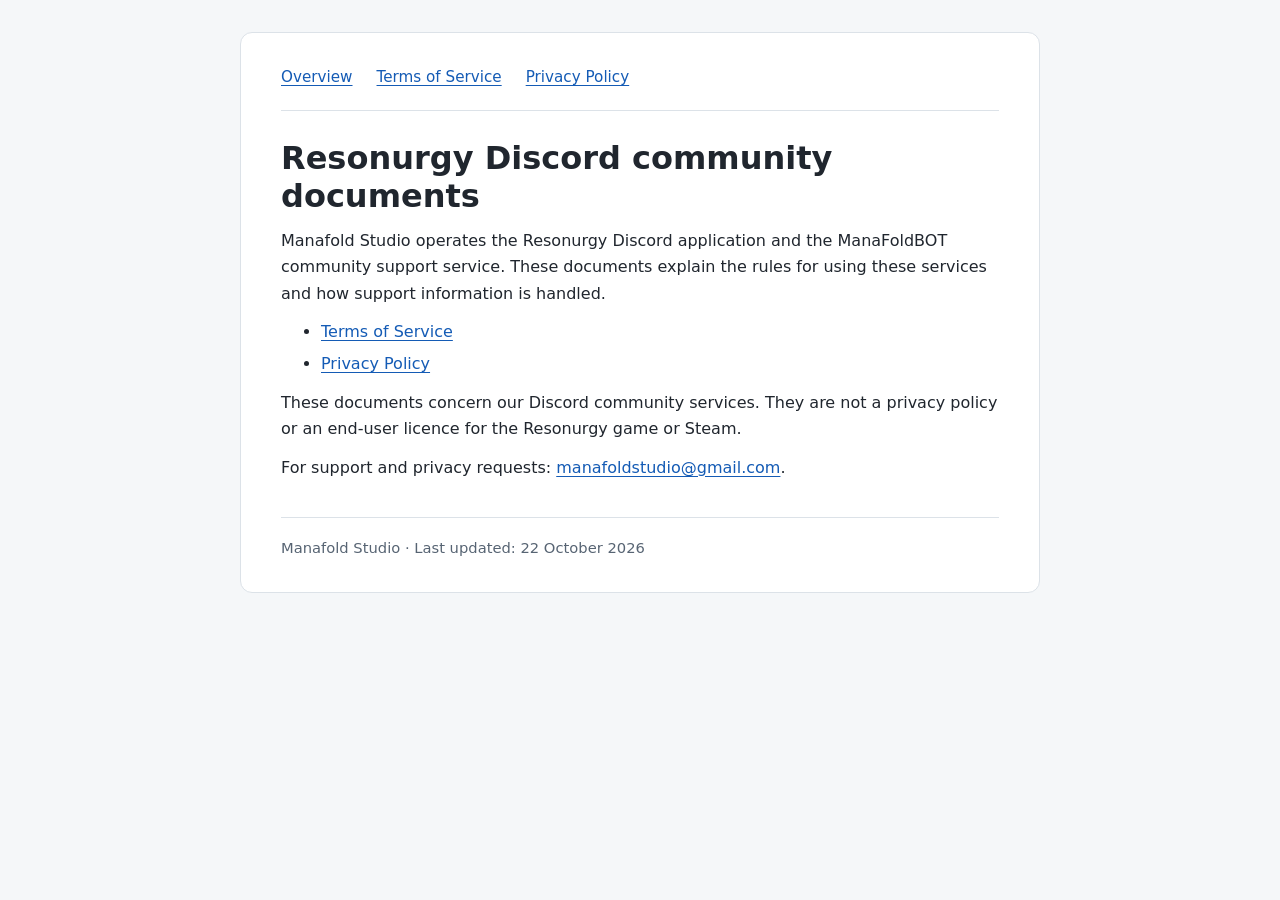
<file: index.html>
<!doctype html>
<html lang="en">
<head>
  <meta charset="utf-8">
  <meta name="viewport" content="width=device-width, initial-scale=1">
  <title>Resonurgy Discord community documents | Manafold Studio</title>
  <meta name="description" content="Terms of Service and Privacy Policy for the Resonurgy Discord application and ManaFoldBOT support service.">
  <link rel="stylesheet" href="styles.css">
</head>
<body>
<main>
  <nav aria-label="Documents"><a href="index.html" aria-current="page">Overview</a><a href="terms.html">Terms of Service</a><a href="privacy.html">Privacy Policy</a></nav>
  <h1>Resonurgy Discord community documents</h1>
  <p>Manafold Studio operates the Resonurgy Discord application and the ManaFoldBOT community support service. These documents explain the rules for using these services and how support information is handled.</p>
  <ul>
    <li><a href="terms.html">Terms of Service</a></li>
    <li><a href="privacy.html">Privacy Policy</a></li>
  </ul>
  <p>These documents concern our Discord community services. They are not a privacy policy or an end-user licence for the Resonurgy game or Steam.</p>
  <p>For support and privacy requests: <a href="mailto:manafoldstudio@gmail.com">manafoldstudio@gmail.com</a>.</p>
  <footer>Manafold Studio · Last updated: 22 October 2026</footer>
</main>
</body>
</html>
</file>
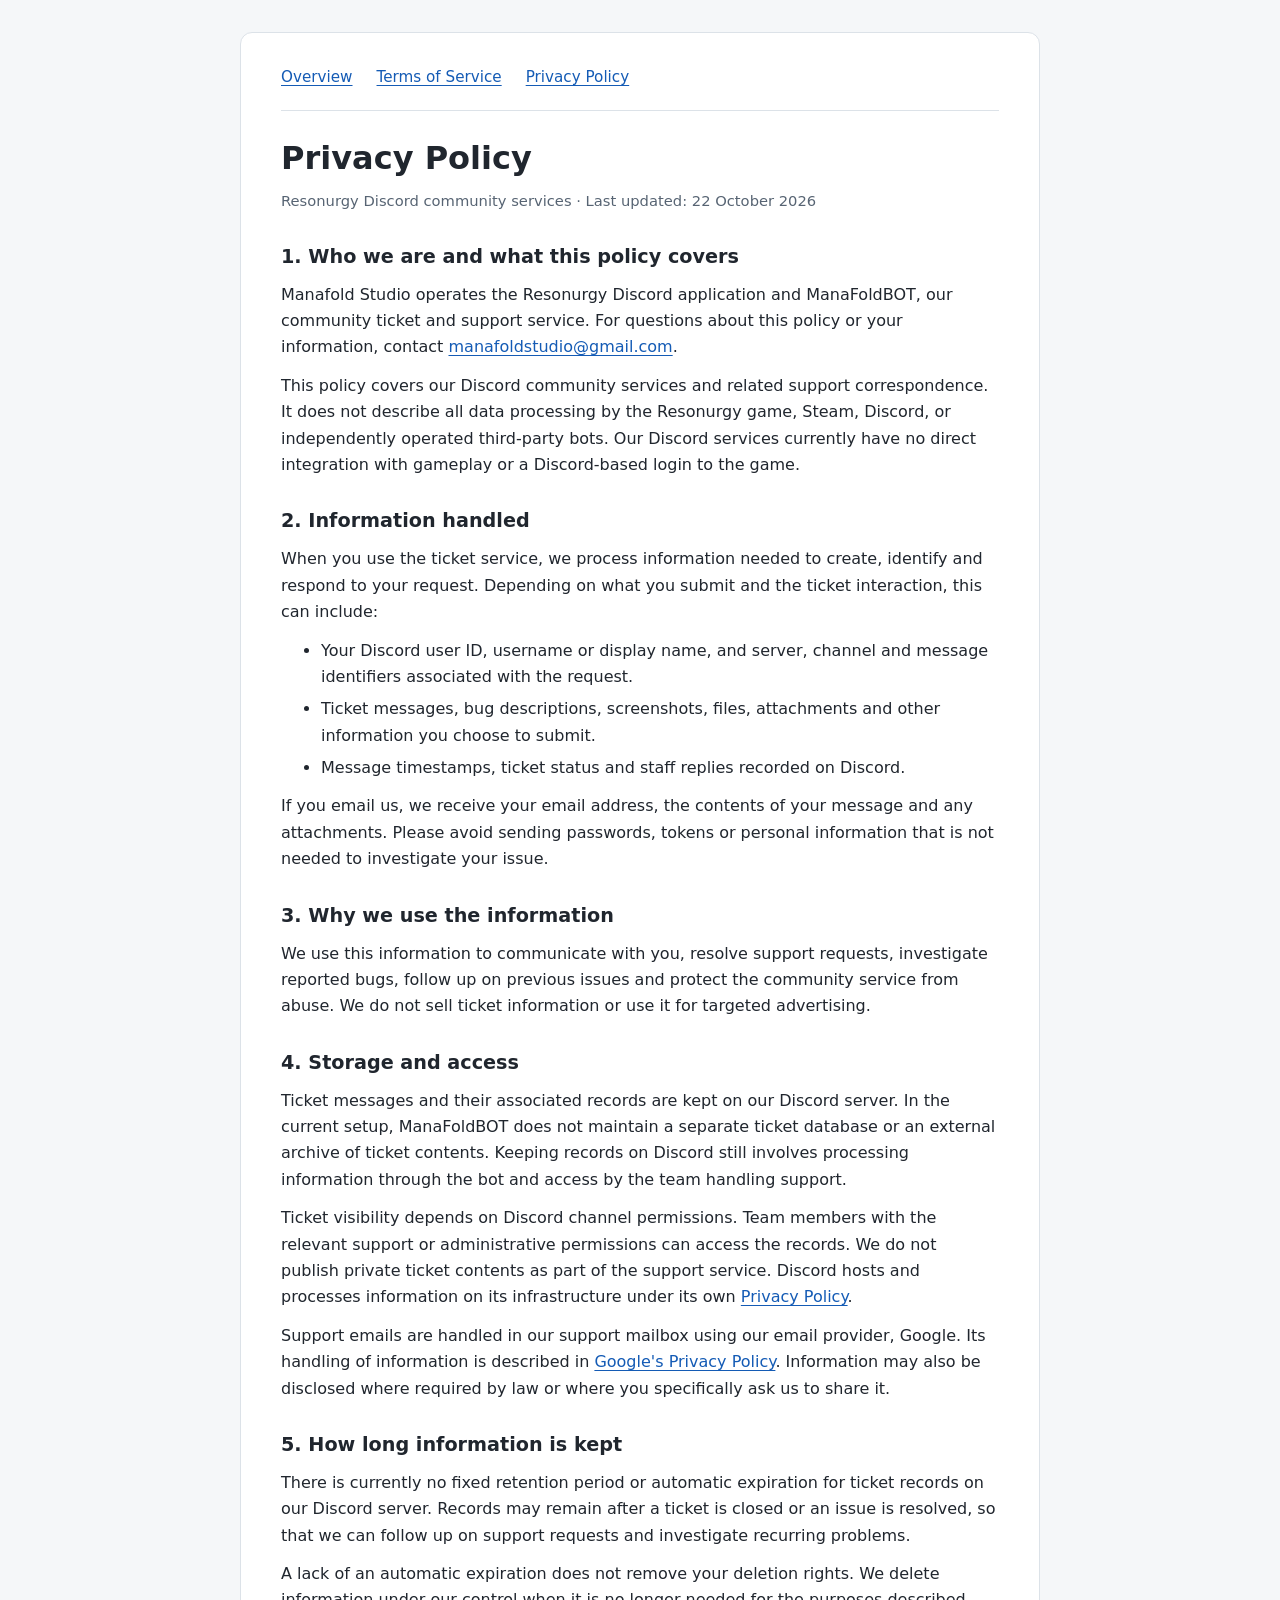
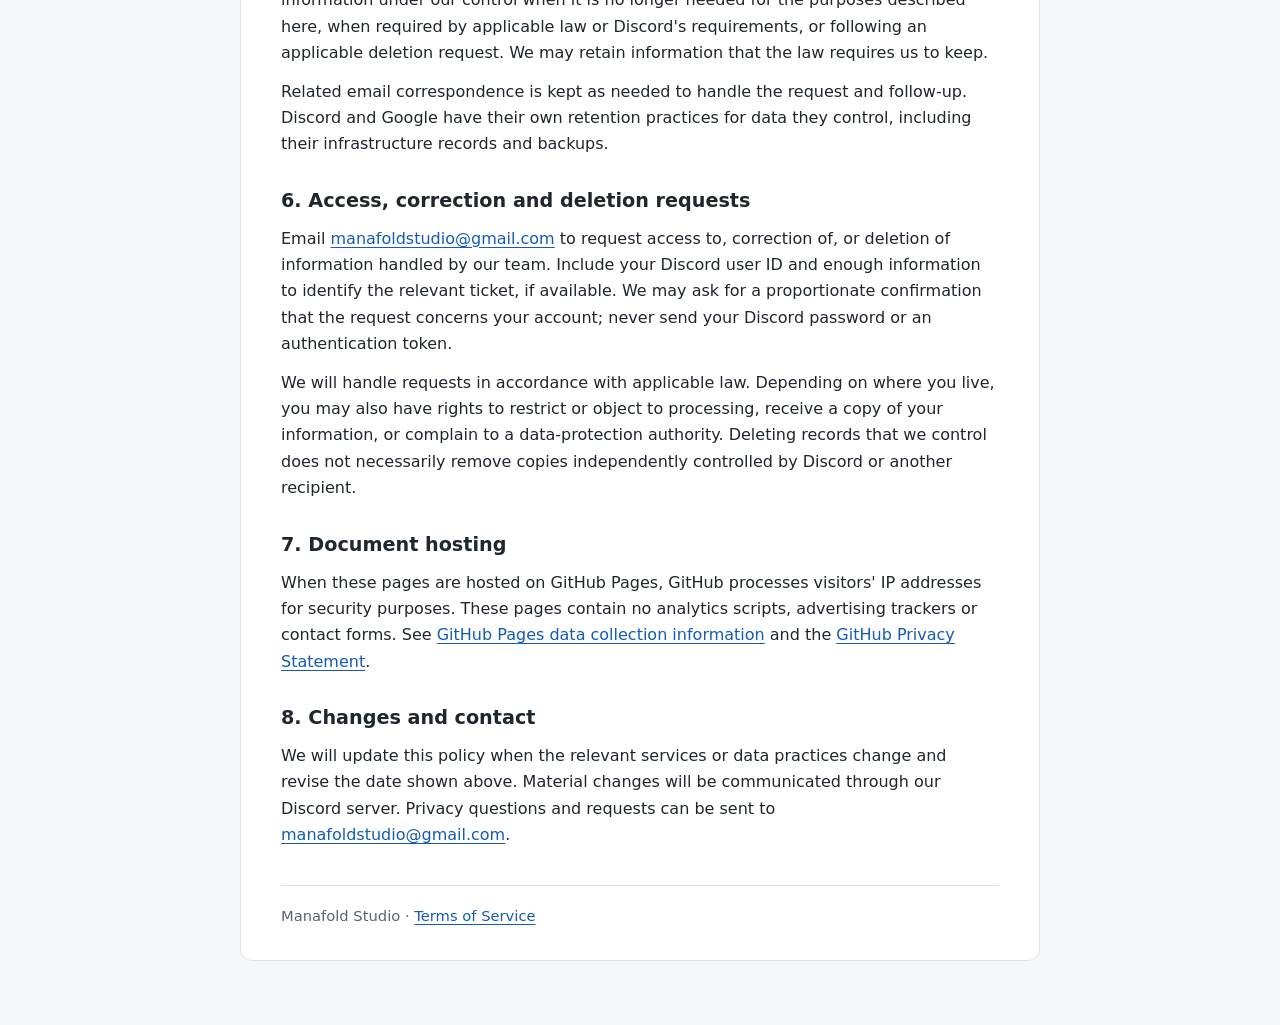
<file: privacy.html>
<!doctype html>
<html lang="en">
<head>
  <meta charset="utf-8">
  <meta name="viewport" content="width=device-width, initial-scale=1">
  <title>Privacy Policy | Resonurgy Discord community</title>
  <meta name="description" content="How Manafold Studio handles support information through the Resonurgy Discord community and ManaFoldBOT.">
  <link rel="stylesheet" href="styles.css">
</head>
<body>
<main>
  <nav aria-label="Documents"><a href="index.html">Overview</a><a href="terms.html">Terms of Service</a><a href="privacy.html" aria-current="page">Privacy Policy</a></nav>
  <h1>Privacy Policy</h1>
  <p class="meta">Resonurgy Discord community services · Last updated: 22 October 2026</p>

  <h2>1. Who we are and what this policy covers</h2>
  <p>Manafold Studio operates the Resonurgy Discord application and ManaFoldBOT, our community ticket and support service. For questions about this policy or your information, contact <a href="mailto:manafoldstudio@gmail.com">manafoldstudio@gmail.com</a>.</p>
  <p>This policy covers our Discord community services and related support correspondence. It does not describe all data processing by the Resonurgy game, Steam, Discord, or independently operated third-party bots. Our Discord services currently have no direct integration with gameplay or a Discord-based login to the game.</p>

  <h2>2. Information handled</h2>
  <p>When you use the ticket service, we process information needed to create, identify and respond to your request. Depending on what you submit and the ticket interaction, this can include:</p>
  <ul>
    <li>Your Discord user ID, username or display name, and server, channel and message identifiers associated with the request.</li>
    <li>Ticket messages, bug descriptions, screenshots, files, attachments and other information you choose to submit.</li>
    <li>Message timestamps, ticket status and staff replies recorded on Discord.</li>
  </ul>
  <p>If you email us, we receive your email address, the contents of your message and any attachments. Please avoid sending passwords, tokens or personal information that is not needed to investigate your issue.</p>

  <h2>3. Why we use the information</h2>
  <p>We use this information to communicate with you, resolve support requests, investigate reported bugs, follow up on previous issues and protect the community service from abuse. We do not sell ticket information or use it for targeted advertising.</p>

  <h2>4. Storage and access</h2>
  <p>Ticket messages and their associated records are kept on our Discord server. In the current setup, ManaFoldBOT does not maintain a separate ticket database or an external archive of ticket contents. Keeping records on Discord still involves processing information through the bot and access by the team handling support.</p>
  <p>Ticket visibility depends on Discord channel permissions. Team members with the relevant support or administrative permissions can access the records. We do not publish private ticket contents as part of the support service. Discord hosts and processes information on its infrastructure under its own <a href="https://discord.com/privacy">Privacy Policy</a>.</p>
  <p>Support emails are handled in our support mailbox using our email provider, Google. Its handling of information is described in <a href="https://policies.google.com/privacy">Google's Privacy Policy</a>. Information may also be disclosed where required by law or where you specifically ask us to share it.</p>

  <h2>5. How long information is kept</h2>
  <p>There is currently no fixed retention period or automatic expiration for ticket records on our Discord server. Records may remain after a ticket is closed or an issue is resolved, so that we can follow up on support requests and investigate recurring problems.</p>
  <p>A lack of an automatic expiration does not remove your deletion rights. We delete information under our control when it is no longer needed for the purposes described here, when required by applicable law or Discord's requirements, or following an applicable deletion request. We may retain information that the law requires us to keep.</p>
  <p>Related email correspondence is kept as needed to handle the request and follow-up. Discord and Google have their own retention practices for data they control, including their infrastructure records and backups.</p>

  <h2>6. Access, correction and deletion requests</h2>
  <p>Email <a href="mailto:manafoldstudio@gmail.com">manafoldstudio@gmail.com</a> to request access to, correction of, or deletion of information handled by our team. Include your Discord user ID and enough information to identify the relevant ticket, if available. We may ask for a proportionate confirmation that the request concerns your account; never send your Discord password or an authentication token.</p>
  <p>We will handle requests in accordance with applicable law. Depending on where you live, you may also have rights to restrict or object to processing, receive a copy of your information, or complain to a data-protection authority. Deleting records that we control does not necessarily remove copies independently controlled by Discord or another recipient.</p>

  <h2>7. Document hosting</h2>
  <p>When these pages are hosted on GitHub Pages, GitHub processes visitors' IP addresses for security purposes. These pages contain no analytics scripts, advertising trackers or contact forms. See <a href="https://docs.github.com/en/pages/getting-started-with-github-pages/what-is-github-pages#data-collection">GitHub Pages data collection information</a> and the <a href="https://docs.github.com/en/site-policy/privacy-policies/github-general-privacy-statement">GitHub Privacy Statement</a>.</p>

  <h2>8. Changes and contact</h2>
  <p>We will update this policy when the relevant services or data practices change and revise the date shown above. Material changes will be communicated through our Discord server. Privacy questions and requests can be sent to <a href="mailto:manafoldstudio@gmail.com">manafoldstudio@gmail.com</a>.</p>

  <footer>Manafold Studio · <a href="terms.html">Terms of Service</a></footer>
</main>
</body>
</html>
</file>
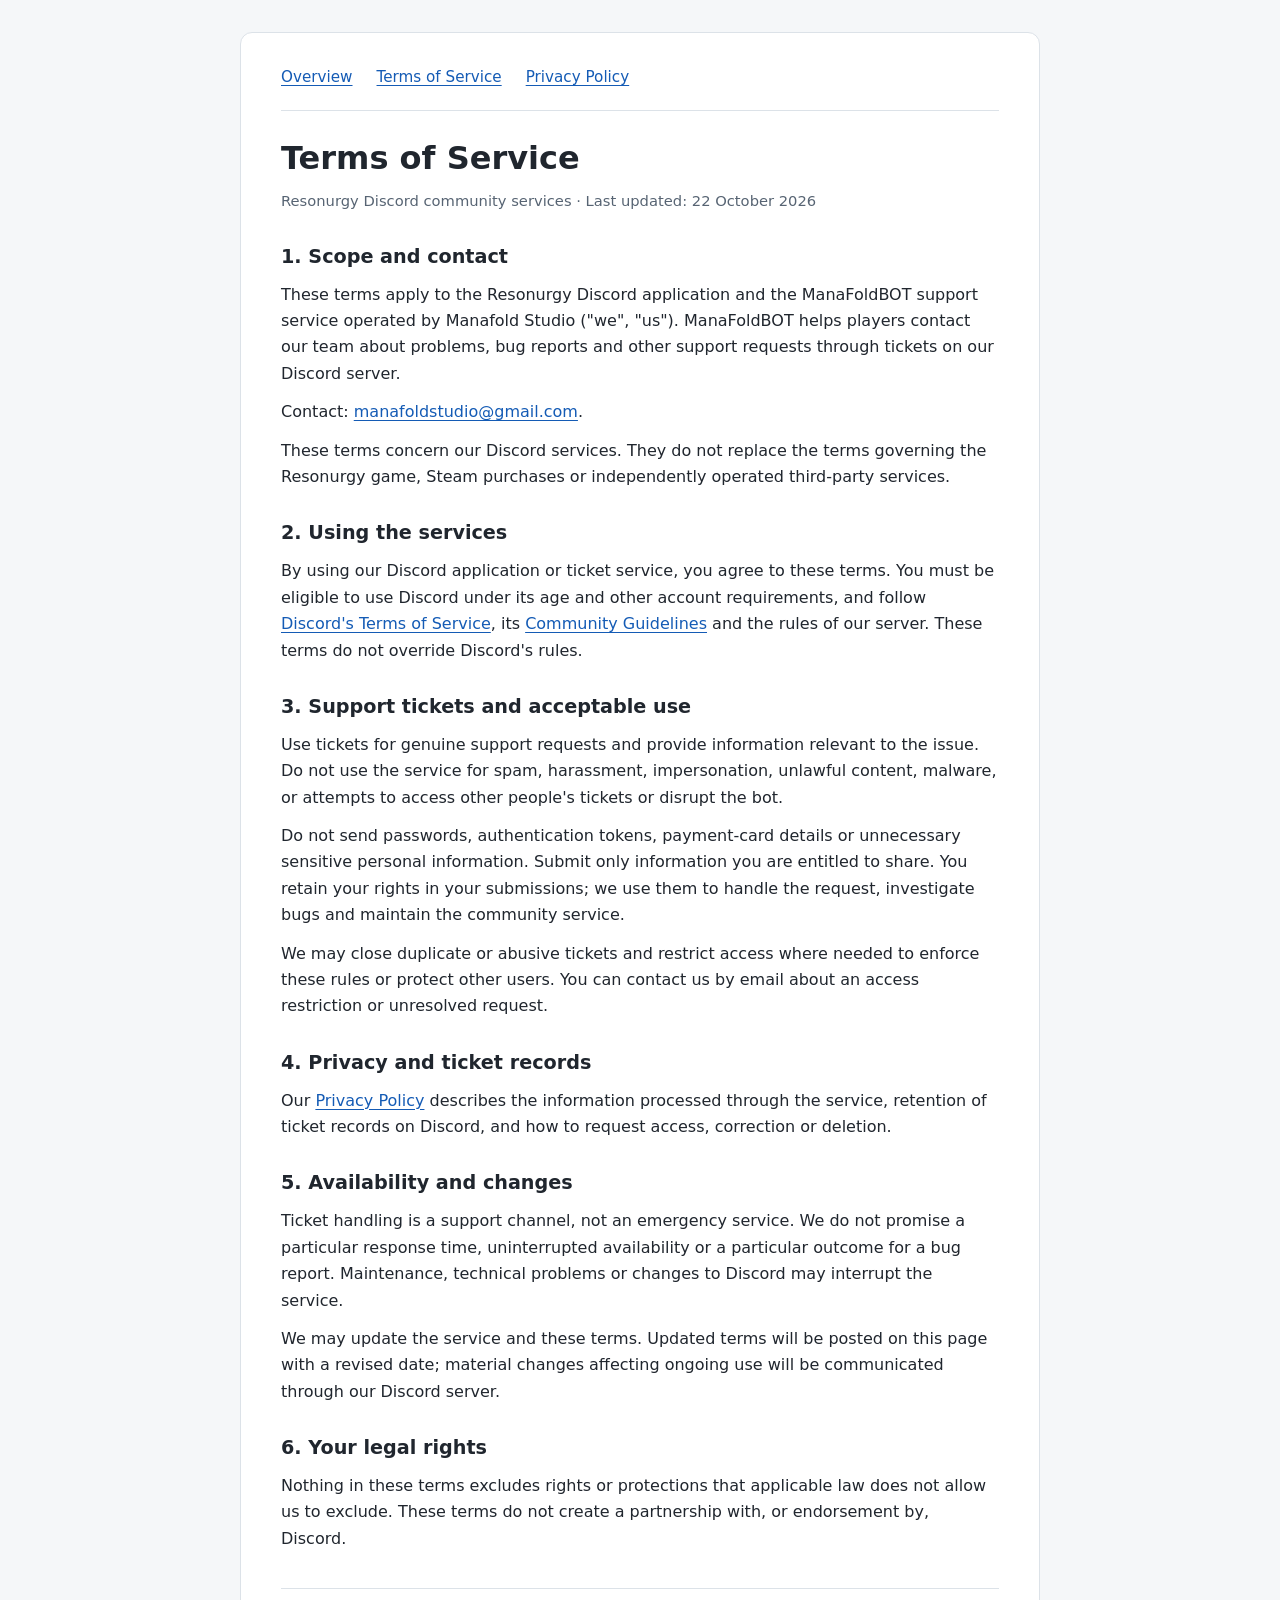
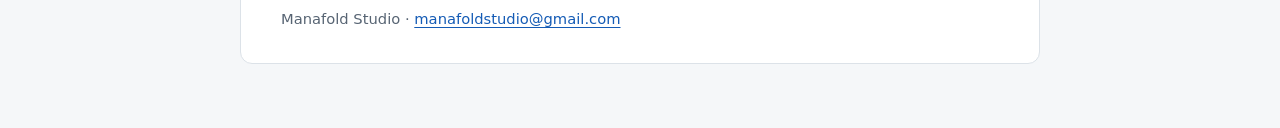
<file: terms.html>
<!doctype html>
<html lang="en">
<head>
  <meta charset="utf-8">
  <meta name="viewport" content="width=device-width, initial-scale=1">
  <title>Terms of Service | Resonurgy Discord community</title>
  <meta name="description" content="Terms for the Resonurgy Discord application and ManaFoldBOT community support service operated by Manafold Studio.">
  <link rel="stylesheet" href="styles.css">
</head>
<body>
<main>
  <nav aria-label="Documents"><a href="index.html">Overview</a><a href="terms.html" aria-current="page">Terms of Service</a><a href="privacy.html">Privacy Policy</a></nav>
  <h1>Terms of Service</h1>
  <p class="meta">Resonurgy Discord community services · Last updated: 22 October 2026</p>

  <h2>1. Scope and contact</h2>
  <p>These terms apply to the Resonurgy Discord application and the ManaFoldBOT support service operated by Manafold Studio ("we", "us"). ManaFoldBOT helps players contact our team about problems, bug reports and other support requests through tickets on our Discord server.</p>
  <p>Contact: <a href="mailto:manafoldstudio@gmail.com">manafoldstudio@gmail.com</a>.</p>
  <p>These terms concern our Discord services. They do not replace the terms governing the Resonurgy game, Steam purchases or independently operated third-party services.</p>

  <h2>2. Using the services</h2>
  <p>By using our Discord application or ticket service, you agree to these terms. You must be eligible to use Discord under its age and other account requirements, and follow <a href="https://discord.com/terms">Discord's Terms of Service</a>, its <a href="https://discord.com/guidelines">Community Guidelines</a> and the rules of our server. These terms do not override Discord's rules.</p>

  <h2>3. Support tickets and acceptable use</h2>
  <p>Use tickets for genuine support requests and provide information relevant to the issue. Do not use the service for spam, harassment, impersonation, unlawful content, malware, or attempts to access other people's tickets or disrupt the bot.</p>
  <p>Do not send passwords, authentication tokens, payment-card details or unnecessary sensitive personal information. Submit only information you are entitled to share. You retain your rights in your submissions; we use them to handle the request, investigate bugs and maintain the community service.</p>
  <p>We may close duplicate or abusive tickets and restrict access where needed to enforce these rules or protect other users. You can contact us by email about an access restriction or unresolved request.</p>

  <h2>4. Privacy and ticket records</h2>
  <p>Our <a href="privacy.html">Privacy Policy</a> describes the information processed through the service, retention of ticket records on Discord, and how to request access, correction or deletion.</p>

  <h2>5. Availability and changes</h2>
  <p>Ticket handling is a support channel, not an emergency service. We do not promise a particular response time, uninterrupted availability or a particular outcome for a bug report. Maintenance, technical problems or changes to Discord may interrupt the service.</p>
  <p>We may update the service and these terms. Updated terms will be posted on this page with a revised date; material changes affecting ongoing use will be communicated through our Discord server.</p>

  <h2>6. Your legal rights</h2>
  <p>Nothing in these terms excludes rights or protections that applicable law does not allow us to exclude. These terms do not create a partnership with, or endorsement by, Discord.</p>

  <footer>Manafold Studio · <a href="mailto:manafoldstudio@gmail.com">manafoldstudio@gmail.com</a></footer>
</main>
</body>
</html>
</file>
<file: styles.css>
:root { color-scheme: light; font-family: system-ui, -apple-system, BlinkMacSystemFont, "Segoe UI", sans-serif; color: #20262e; background: #f5f7f9; }
* { box-sizing: border-box; }
body { margin: 0; padding: 32px 20px 64px; line-height: 1.65; }
main { max-width: 800px; margin: 0 auto; padding: 32px 40px; background: #fff; border: 1px solid #dce2e8; border-radius: 12px; }
nav { display: flex; flex-wrap: wrap; gap: 8px 24px; padding-bottom: 20px; border-bottom: 1px solid #dce2e8; font-size: .95rem; }
a { color: #145bb5; text-underline-offset: 3px; overflow-wrap: anywhere; }
a:hover { color: #073c80; }
a:focus-visible { outline: 3px solid #e9ad20; outline-offset: 4px; }
h1 { font-size: 2rem; line-height: 1.2; margin: 28px 0 12px; }
h2 { font-size: 1.2rem; line-height: 1.35; margin: 30px 0 10px; }
p, ul { margin: 12px 0; }
li { margin: 6px 0; }
.meta, footer { color: #576473; font-size: .92rem; }
footer { margin-top: 36px; padding-top: 18px; border-top: 1px solid #dce2e8; }
@media (max-width: 560px) { body { padding: 12px 10px 28px; } main { padding: 22px 20px; } h1 { font-size: 1.7rem; } }
@media print { body { padding: 0; background: white; } main { max-width: none; border: 0; padding: 0; } nav { display: none; } a { color: inherit; } }
</file>
